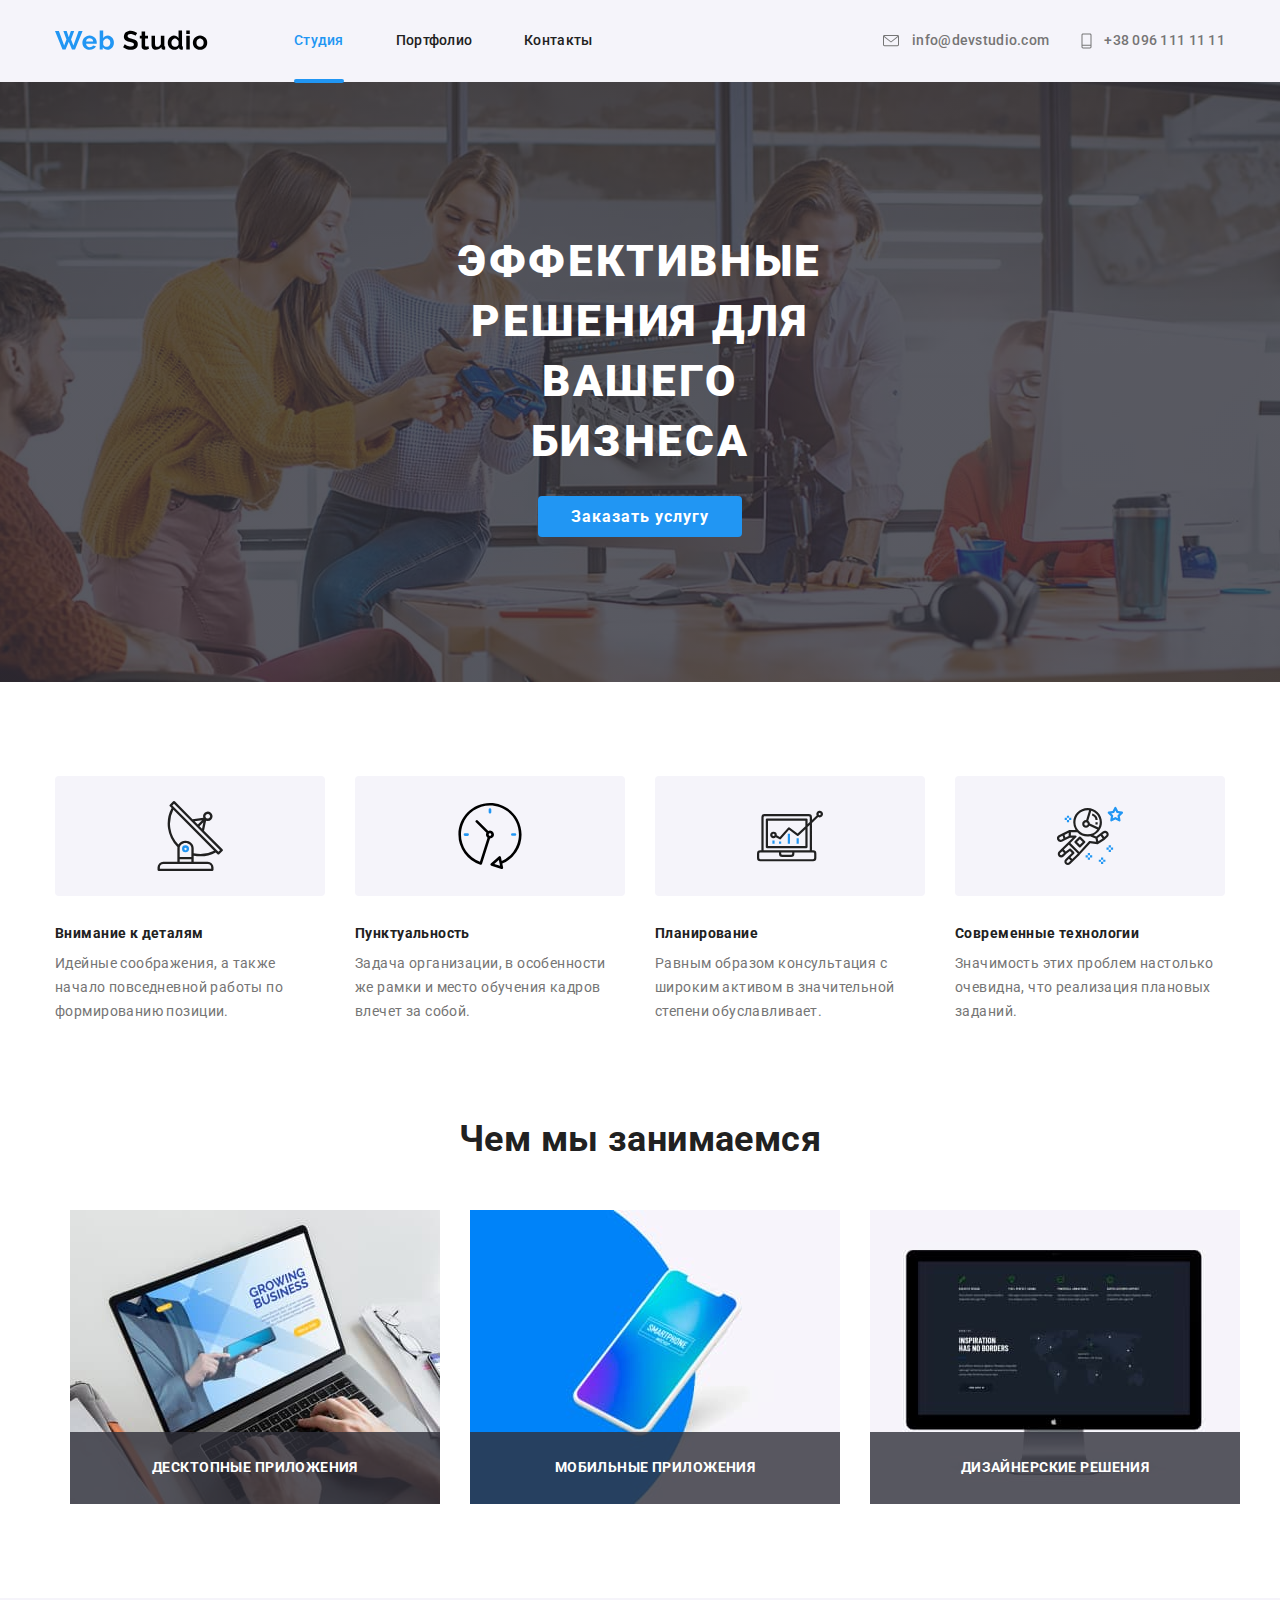
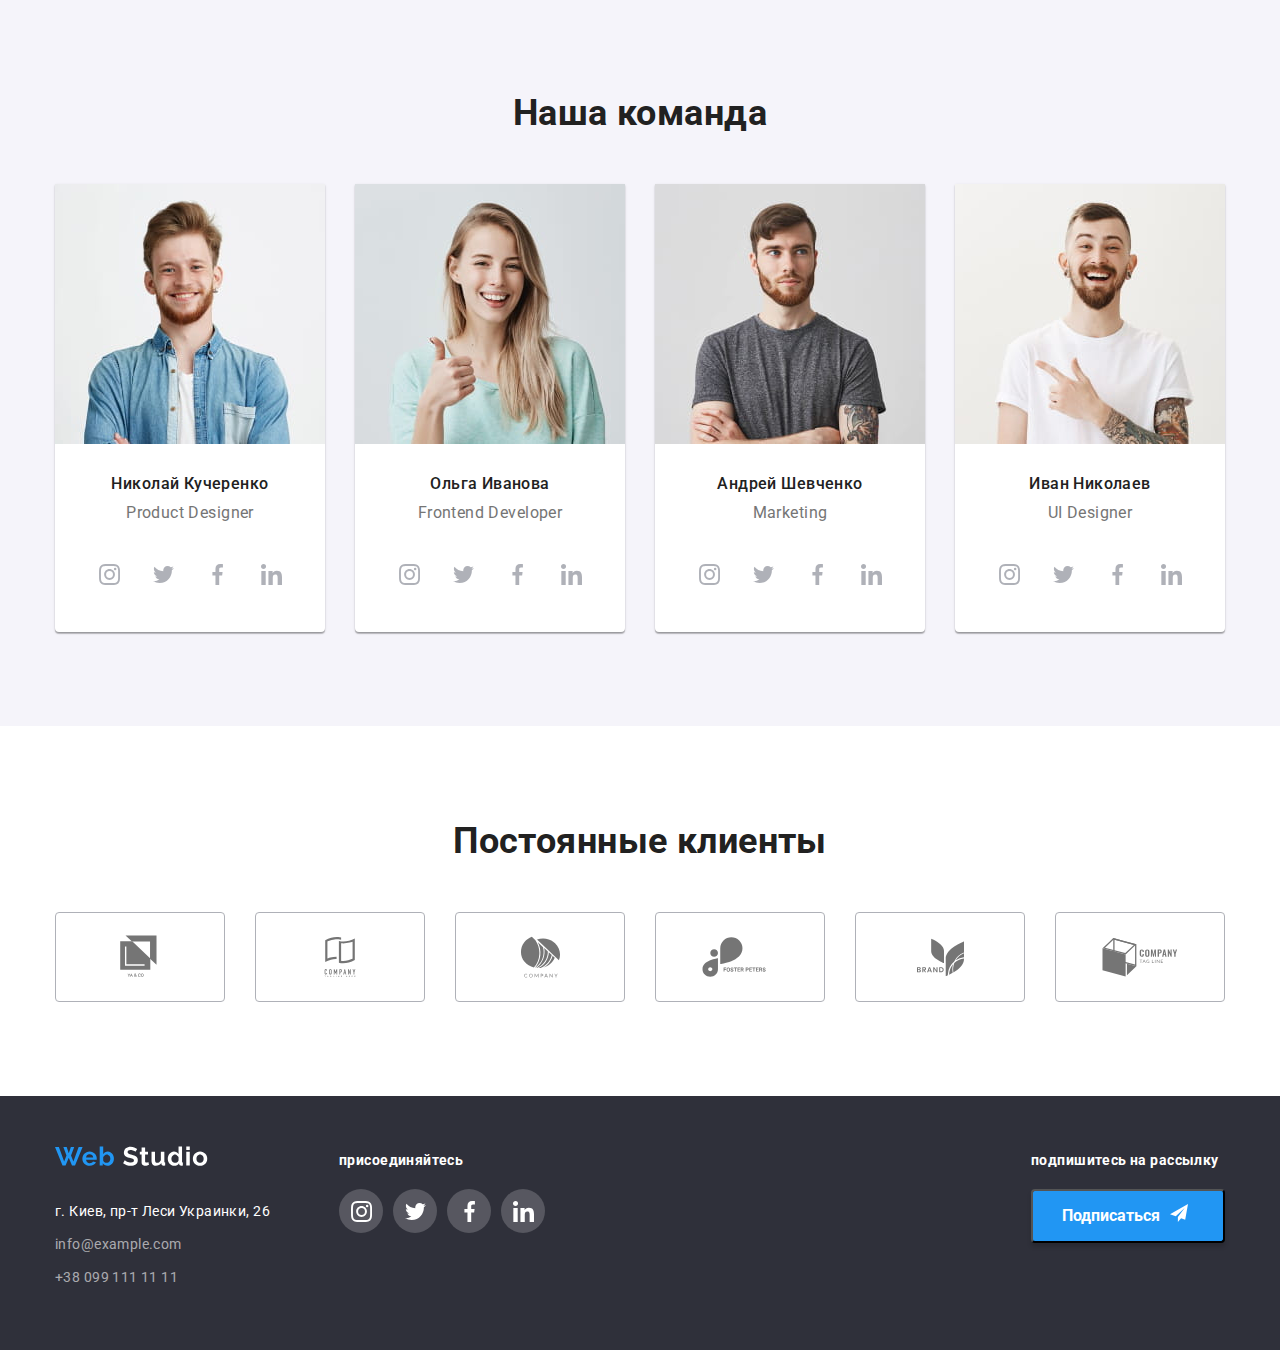
<file: index.html>
<!DOCTYPE html>
<html lang="ru">
  <head>
    <meta charset="UTF-8" />
    <meta name="viewport" content="width=device-width, initial-scale=1.0" />
    <title>Web Studio v.1</title>
    <link
      href="https://fonts.googleapis.com/css2?family=Raleway:wght@700&family=Roboto:wght@400;700&display=swap"
      rel="stylesheet"
    />
    <link
      rel="stylesheet"
      href="https://cdn.jsdelivr.net/npm/modern-normalize@0.6.0/modern-normalize.min.css"
    />
    <!-- <link rel="stylesheet" href="./css/normalize.css" /> -->
    <link rel="stylesheet" href="./css/main.css" />
  </head>
  <body>
    <!--Шапка сайта -->
    <header class="header">
      <nav class="container sait-nav">
        <a class="logo" href="./index.html">
          <img
            class="logo-img"
            src="./img/WebStudio.svg"
            alt="Основной логотип Веб Студия"
          />
        </a>

        <ul class="list link-nav">
          <li class="link-nav-list">
     
              <a class="link header active" href="./index.html">Студия</a>
          
          </li>
          <li class="link-nav-list">
            <a class="link header" href="./portfolio.html">Портфолио</a>
          </li>
          <li class="link-nav-list">
            <a class="link header" href="/">Контакты</a>
          </li>
        </ul>
        <ul class="list contacts-nav">
          <li class="contacts-list">
            <a class="contacts" href="mailto:info@devstudio.com">
              <svg class="nav-icon-mail-tel" width="22px" height="16px">
                <use href="./img/symbol-defs.svg#icon-email"></use>
              </svg>
              info@devstudio.com</a
            >
          </li>
          <li class="contacts-list">
            <a class="contacts" href="tel:380961111111">
              <svg class="nav-icon-mail-tel" width="15px" height="20px">
                <use href="./img/symbol-defs.svg#icon-phone"></use>
              </svg>
              +38 096 111 11 11</a
            >
          </li>
        </ul>
      </nav>
    </header>
    <main>
      <!-- Герой-->
      <section class="main-hero">
        <div class="hero-cont">
          <h1 class="main-title">Эффективные решения для вашего бизнеса</h1>
          <a class="link main" href="/">Заказать услугу</a>
        </div>
      </section>
      <!-- секция с преимуществами фирмы-->
      <section>
        <h2 class="hide-title">Наши преимущества</h2>
        <ul class="list container advantages">
          <li class="list-advantages">
            <svg class="img-advantages" aria-label="Картинка с антенной">
              <use href="./img/symbol-defs.svg#icon-antenna"></use>
            </svg>
            <h3 class="title">Внимание к деталям</h3>
            <p class="all-text">
              Идейные соображения, а также начало повседневной работы по
              формированию позиции.
            </p>
          </li>
          <li class="list-advantages">
            <svg class="img-advantages" aria-label="Картинка с часами">
              <use href="./img/symbol-defs.svg#icon-clock"></use>
            </svg>
            <h3 class="title">Пунктуальность</h3>
            <p class="all-text">
              Задача организации, в особенности же рамки и место обучения кадров
              влечет за собой.
            </p>
          </li>
          <li class="list-advantages">
            <svg
              class="img-advantages"
              aria-label="Картинка с графиком на экране нотбука"
            >
              <use href="./img/symbol-defs.svg#icon-notebook"></use>
            </svg>
            <h3 class="title">Планирование</h3>
            <p class="all-text">
              Равным образом консультация с широким активом в значительной
              степени обуславливает.
            </p>
          </li>
          <li class="list-advantages">
            <svg class="img-advantages" aria-label="Картинка с космонавтом">
              <use href="./img/symbol-defs.svg#icon-ilon"></use>
            </svg>
            <h3 class="title">Современные технологии</h3>
            <p class="all-text">
              Значимость этих проблем настолько очевидна, что реализация
              плановых заданий.
            </p>
          </li>
        </ul>
      </section>
      <!-- Секция Какие услуги предлогают. Чем занимаются-->
      <section>
        <div class="container services-container">
          <h2 class="section-title">Чем мы занимаемся</h2>
          <ul class="list container">
            <li class="list-services">
               <img
                 src="./img/projects1.jpg"
                 width="370"
                 height="294"
                 alt="на картинке ноутбук"
               />
           
              <a class="link services" href="/">Десктопные приложения</a>
            
            </li>
            <li class="list-services">
              <img
                src="./img/projects2.jpg"
                width="370"
                height="294"
                alt="на картинке смартфон"
              />
              <a class="link services" href="/">Мобильные приложения</a>
            </li>
            <li class="list-services">
              <img
                src="./img/projects3.jpg"
                width="370"
                height="294"
                alt="на картинке Монитор с картинкой"
              />
              <a class="link services" href="/">Дизайнерские решения</a>
            </li>
          </ul>
        </div>
      </section>
      <!--  Секция с командой разработчиков-->
      <section class="team">
        <h2 class="section-title">Наша команда</h2>
        <ul class="list container">
          <li class="team-list">
            <img
              class="team-img"
              src="./img/fotoJon.jpg"
              alt="Фотография Николай Кучеренко"
            />
            <div class="info-card-team">
              <h3 class="team-title">Николай Кучеренко</h3>
              <p class="team-position">Product Designer</p>
              <ul class="list contacts-team">
                <li>
                  <a
                    class="link team-icon-li"
                    href=""
                    aria-label="ссылка на инстаграм"
                  >
                    <svg class="link-icon" width="21px" height="21px">
                      <use href="./img/symbol-defs.svg#icon-instagram"></use>
                    </svg>
                  </a>
                </li>
                <li>
                  <a
                    class="link team-icon-li"
                    href="/"
                    aria-label="ссылка на твиттер"
                  >
                    <svg class="link-icon" width="21px" height="21px">
                      <use href="./img/symbol-defs.svg#icon-twitter-1"></use>
                    </svg>
                  </a>
                </li>
                <li>
                  <a
                    class="link team-icon-li"
                    href="/"
                    aria-label="ссылка на фейсбук"
                  >
                    <svg class="link-icon" width="21px" height="21px">
                      <use href="./img/symbol-defs.svg#icon-facebook-1"></use>
                    </svg>
                  </a>
                </li>
                <li>
                  <a
                    class="link team-icon-li"
                    href="/"
                    aria-label="ссылка на линкедин"
                  >
                    <svg class="link-icon" width="21px" height="21px">
                      <use href="./img/symbol-defs.svg#icon-linkedin"></use>
                    </svg>
                  </a>
                </li>
              </ul>
            </div>
          </li>
          <li class="team-list">
            <img
              class="team-img"
              src="./img/fotoMarta.jpg"
              alt="Фотография Ольга Иванова"
            />
            <div class="info-card-team">
              <h3 class="team-title">Ольга Иванова</h3>
              <p class="team-position">Frontend Developer</p>
              <ul class="list contacts-team">
                <li>
                  <a
                    class="link team-icon-li"
                    href=""
                    aria-label="ссылка на инстаграм"
                  >
                    <svg class="link-icon" width="21px" height="21px">
                      <use href="./img/symbol-defs.svg#icon-instagram"></use>
                    </svg>
                  </a>
                </li>
                <li>
                  <a
                    class="link team-icon-li"
                    href="/"
                    aria-label="ссылка на твиттер"
                  >
                    <svg class="link-icon" width="21px" height="21px">
                      <use href="./img/symbol-defs.svg#icon-twitter-1"></use>
                    </svg>
                  </a>
                </li>
                <li>
                  <a
                    class="link team-icon-li"
                    href="/"
                    aria-label="ссылка на фейсбук"
                  >
                    <svg class="link-icon" width="21px" height="21px">
                      <use href="./img/symbol-defs.svg#icon-facebook-1"></use>
                    </svg>
                  </a>
                </li>
                <li>
                  <a
                    class="link team-icon-li"
                    href="/"
                    aria-label="ссылка на линкедин"
                  >
                    <svg class="link-icon" width="21px" height="21px">
                      <use href="./img/symbol-defs.svg#icon-linkedin"></use>
                    </svg>
                  </a>
                </li>
              </ul>
            </div>
          </li>
          <li class="team-list">
            <img
              class="team-img"
              src="./img/fotoRobert.jpg"
              alt="Фотография Андрей Шевченко"
            />
            <div class="info-card-team">
              <h3 class="team-title">Андрей Шевченко</h3>
              <p class="team-position">Marketing</p>
              <ul class="list contacts-team">
                <li>
                  <a
                    class="link team-icon-li"
                    href=""
                    aria-label="ссылка на инстаграм"
                  >
                    <svg class="link-icon" width="21px" height="21px">
                      <use href="./img/symbol-defs.svg#icon-instagram"></use>
                    </svg>
                  </a>
                </li>
                <li>
                  <a
                    class="link team-icon-li"
                    href="/"
                    aria-label="ссылка на твиттер"
                  >
                    <svg class="link-icon" width="21px" height="21px">
                      <use href="./img/symbol-defs.svg#icon-twitter-1"></use>
                    </svg>
                  </a>
                </li>
                <li>
                  <a
                    class="link team-icon-li"
                    href="/"
                    aria-label="ссылка на фейсбук"
                  >
                    <svg class="link-icon" width="21px" height="21px">
                      <use href="./img/symbol-defs.svg#icon-facebook-1"></use>
                    </svg>
                  </a>
                </li>
                <li>
                  <a
                    class="link team-icon-li"
                    href="/"
                    aria-label="ссылка на линкедин"
                  >
                    <svg class="link-icon" width="21px" height="21px">
                      <use href="./img/symbol-defs.svg#icon-linkedin"></use>
                    </svg>
                  </a>
                </li>
              </ul>
            </div>
          </li>
          <li class="team-list">
            <img
              class="team-img"
              src="./img/fotoMartin.jpg"
              alt="Фотография Иван Николаев"
            />
            <div class="info-card-team">
              <h3 class="team-title">Иван Николаев</h3>
              <p class="team-position">UI Designer</p>
              <ul class="list contacts-team">
                <li>
                  <a
                    class="link team-icon-li"
                    href=""
                    aria-label="ссылка на инстаграм"
                  >
                    <svg class="link-icon" width="21px" height="21px">
                      <use href="./img/symbol-defs.svg#icon-instagram"></use>
                    </svg>
                  </a>
                </li>
                <li>
                  <a
                    class="link team-icon-li"
                    href="/"
                    aria-label="ссылка на твиттер"
                  >
                    <svg class="link-icon" width="21px" height="21px">
                      <use href="./img/symbol-defs.svg#icon-twitter-1"></use>
                    </svg>
                  </a>
                </li>
                <li>
                  <a
                    class="link team-icon-li"
                    href="/"
                    aria-label="ссылка на фейсбук"
                  >
                    <svg class="link-icon" width="21px" height="21px">
                      <use href="./img/symbol-defs.svg#icon-facebook-1"></use>
                    </svg>
                  </a>
                </li>
                <li>
                  <a
                    class="link team-icon-li"
                    href="/"
                    aria-label="ссылка на линкедин"
                  >
                    <svg class="link-icon" width="21px" height="21px">
                      <use href="./img/symbol-defs.svg#icon-linkedin"></use>
                    </svg>
                  </a>
                </li>
              </ul>
            </div>
          </li>
        </ul>
      </section>
      <!--секция Постоянные клиенты-->
      <section class="customers">
        <h2 class="section-title">Постоянные клиенты</h2>
        <ul class="list container">
          <li class="customer-list">
            <a
              class="customer-link"
              href="/"
              aria-label="ссылка на нашего клиента 1"
            >
              <svg class="customer-icon" width="44.27px" height="49.23px">
                <use href="./img/symbol-defs.svg#icon-logo-1"></use>
              </svg>
            </a>
          </li>
          <li class="customer-list">
            <a
              class="customer-link"
              href="/"
              aria-label="ссылка на нашего клиента 2"
            >
              <svg class="customer-icon" width="40px" height="52px">
                <use href="./img/symbol-defs.svg#icon-logo-2"></use>
              </svg>
            </a>
          </li>
          <li class="customer-list">
            <a
              class="customer-link"
              href="/"
              aria-label="ссылка на нашего клиента 3"
            >
              <svg class="customer-icon" width="41px" height="42.6px">
                <use href="./img/symbol-defs.svg#icon-logo-3"></use>
              </svg>
            </a>
          </li>
          <li class="customer-list">
            <a
              class="customer-link"
              href="/"
              aria-label="ссылка на нашего клиента 4"
            >
              <svg class="customer-icon" width="170px" height="75px">
                <use href="./img/symbol-defs.svg#icon-logo-4"></use>
              </svg>
            </a>
          </li>
          <li class="customer-list">
            <a
              class="customer-link"
              href="/"
              aria-label="ссылка на нашего клиента 5"
            >
              <svg class="customer-icon" width="59px" height="47px">
                <use href="./img/symbol-defs.svg#icon-logo-5"></use>
              </svg>
            </a>
          </li>
          <li class="customer-list">
            <a
              class="customer-link"
              href="/"
              aria-label="ссылка на нашего клиента 6"
            >
              <svg class="customer-icon" width="150px" height="75px">
                <use href="./img/symbol-defs.svg#icon-logo-6"></use>
              </svg>
            </a>
          </li>
        </ul>
      </section>
    </main>
    <!-- Футер-->
    <footer class="footer">
      <div class="footer-content">
        <div>
          <a class="logo-footer" href="./index.html">
            <img
              class="logo-img"
              src="./img/Web-studio-f.svg"
              alt="Основной логотип Веб Студия"
            />
          </a>

          <address class="adress">
            г. Киев, пр-т Леси Украинки, 26 <br />

            <a class="contacts-in-footer" href="mailto:info@example.com"
              >info@example.com</a
            >
            <br />

            <a class="contacts-in-footer" href="tel:+390991111111"
              >+38 099 111 11 11</a
            >
          </address>
        </div>
        <!-- секция в футере- соцсети-->
        <section class="connect">
          <div class="follow">
            <h2 class="footer-title">присоединяйтесь</h2>
            <ul class="list contacts-team">
              <li class="icon-follow">
                <a
                  class="link team-icon-li"
                  href=""
                  aria-label="ссылка на инстаграм"
                >
                  <svg class="link-icon" width="21px" height="21px">
                    <use href="./img/symbol-defs.svg#icon-instagram"></use>
                  </svg>
                </a>
              </li>
              <li class="icon-follow">
                <a
                  class="link team-icon-li"
                  href="/"
                  aria-label="ссылка на твиттер"
                >
                  <svg class="link-icon" width="21px" height="21px">
                    <use href="./img/symbol-defs.svg#icon-twitter-1"></use>
                  </svg>
                </a>
              </li>
              <li class="icon-follow">
                <a
                  class="link team-icon-li"
                  href="/"
                  aria-label="ссылка на фейсбук"
                >
                  <svg class="link-icon" width="21px" height="21px">
                    <use href="./img/symbol-defs.svg#icon-facebook-1"></use>
                  </svg>
                </a>
              </li>
              <li class="icon-follow">
                <a
                  class="link team-icon-li"
                  href="/"
                  aria-label="ссылка на линкедин"
                >
                  <svg class="link-icon" width="21px" height="21px">
                    <use href="./img/symbol-defs.svg#icon-linkedin"></use>
                  </svg>
                </a>
              </li>
            </ul>
          </div>
        </section>
        <div class="mailing">
          <h2 class="footer-title">подпишитесь на рассылку</h2>
          <button class="mail-to" type="button">
            Подписаться
            <svg class="mail-icon" width="24px" height="24px">
              <use href="./img/symbol-defs.svg#icon-plain"></use>
            </svg>
          </button>
        </div>
      </div>
    </footer>

    <!-- мадальное окно -->

   
  </body>
</html>
</file>
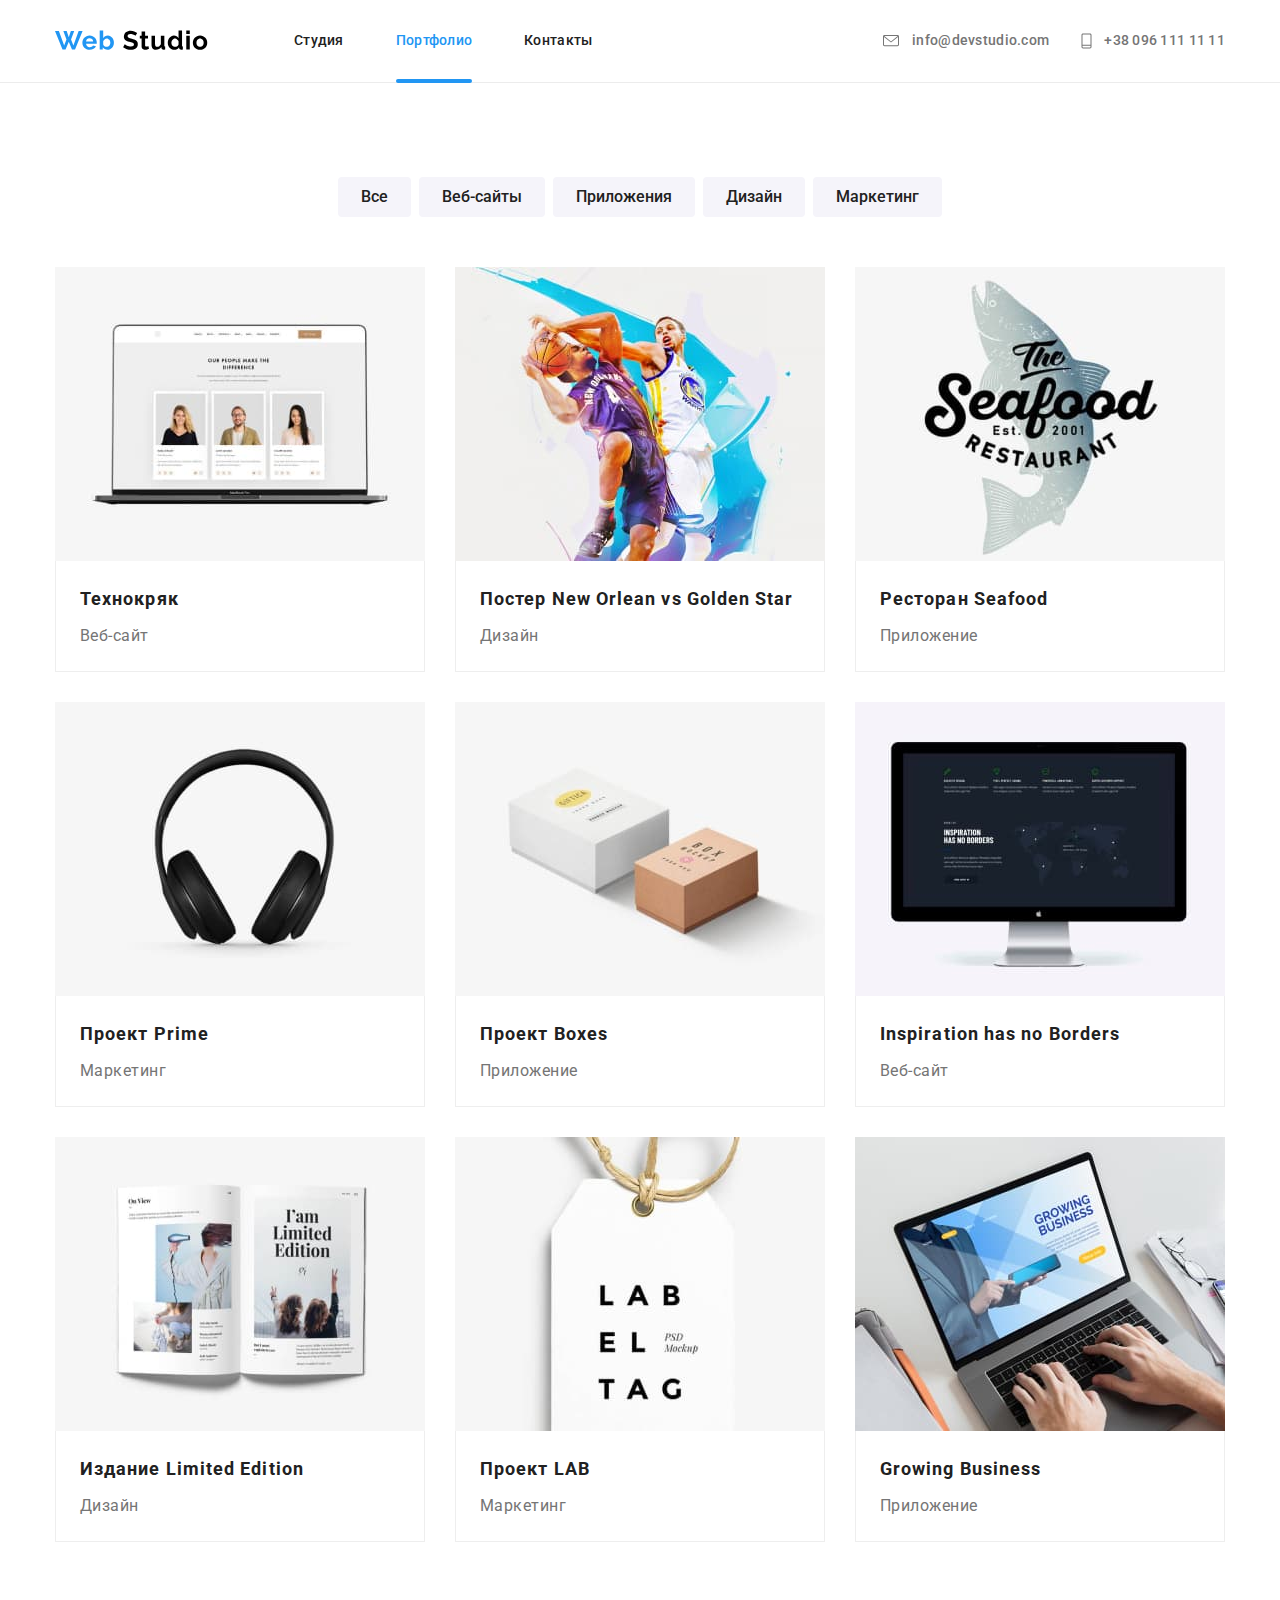
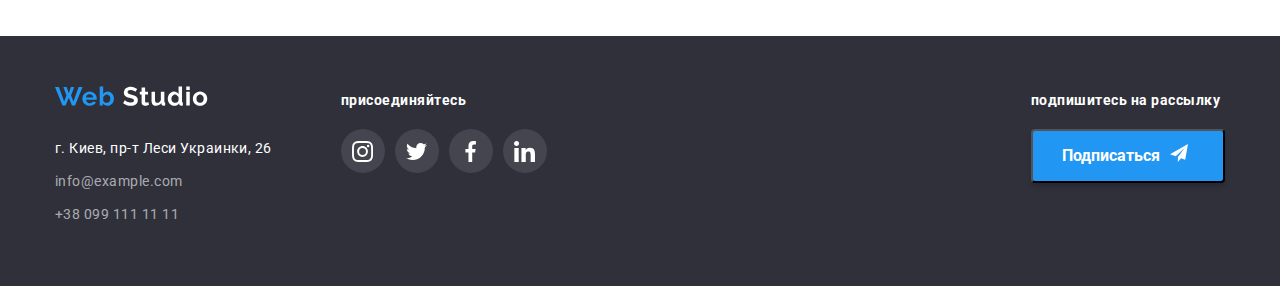
<file: portfolio.html>
<!DOCTYPE html>
<html lang="ru">
  <head>
    <meta charset="UTF-8" />
    <meta name="viewport" content=" dth=device-width, initial-scale=1.0" />
    <title>Portfolio</title>

    <link
      href="https://fonts.googleapis.com/css2?family=Raleway:wght@700&family=Roboto:wght@400;700&display=swap"
      rel="stylesheet"
    />
    <link
      rel="stylesheet"
      href="https://cdn.jsdelivr.net/npm/modern-normalize@0.6.0/modern-normalize.min.css"
    />
    <!-- <link rel="stylesheet" href="./css/normalize.css" /> -->
    <link rel="stylesheet" href="./css/portfolio.css" />
  </head>
  <body>
    <header class="header">
      <nav class="container sait-nav">
        <a class="logo" href="./index.html">
          <img
            class="logo-img"
            src="./img/WebStudio.svg"
            alt="Основной логотип Веб Студия"
          />
        </a>

        <ul class="list link-nav">
          <li class="link-nav-list">
            <a class="link header" href="./index.html">Студия</a>
          </li>
          <li class="link-nav-list">
            <a class="link header active" href="./portfolio.html">Портфолио</a>
          </li>
          <li class="link-nav-list">
            <a class="link header" href="/">Контакты</a>
          </li>
        </ul>
        <ul class="list contacts-nav">
          <li class="contacts-list">
            <a class="contacts" href="mailto:info@devstudio.com">
              <svg class="nav-icon-mail-tel" width="22px" height="16px">
                <use href="./img/symbol-defs.svg#icon-email"></use>
              </svg>
              info@devstudio.com</a
            >
          </li>
          <li class="contacts-list">
            <a class="contacts" href="tel:380961111111">
              <svg class="nav-icon-mail-tel" width="15px" height="20px">
                <use href="./img/symbol-defs.svg#icon-phone"></use>
              </svg>
              +38 096 111 11 11</a
            >
          </li>
        </ul>
      </nav>
    </header>
    <main class="main">
      <!-- скрытый заголовок -->
      <h1 class="main-title">Наши работы</h1>
      <!-- Фильтр отбора по типу предлагаемых работ-->
      <div class="container">
        <ul class="list container-buttoms">
          <li class="nav-buttom">
            <button class="button" type="button">Все</button>
          </li>
          <li class="nav-buttom">
            <button class="button" type="button">Веб-сайты</button>
          </li>
          <li class="nav-buttom">
            <button class="button" type="button">Приложения</button>
          </li>
          <li class="nav-buttom">
            <button class="button" type="button">Дизайн</button>
          </li>
          <li class="nav-buttom">
            <button class="button" type="button">Маркетинг</button>
          </li>
        </ul>
      </div>

      <!-- Портфолио всех услуг, превью работ -->
      <section>
        <div class="container">
          <ul class="list list-examples">
            <li class="item-examples">
              <a class="examples" href="">
                  <div class="examples-window">
                    <img
                       class="img"
                       src="./img/portfolio/one.jpg"
                       alt="Синий квадрат"
                    />
                     <div class="clarify-window">
                      <p class="clarify-text">
                        Технокряк это современная площадка распространения
                        коронавируса. Компании используют эту платформу для
                        цифрового шпионажа и атак на защищённые сервера конкурентов.
                      </p>
                    </div>

                  </div>
                <div class="card-content">
                  <h2 class="examples-title">Технокряк</h2>
                  <p class="examples-filter">Веб-сайт</p>
                  
                </div>
              </a>
            </li>
            <li class="item-examples">
              <a class="examples" href="">
                <div class="examples-window"> 
                  <img src="./img/portfolio/two.jpg" alt="Два баскетболиста" />
                    <div class="clarify-window">
                      <p class="clarify-text">
                        Технокряк это современная площадка распространения
                        коронавируса. Компании используют эту платформу для
                        цифрового шпионажа и атак на защищённые сервера конкурентов.
                       </p> 
                  </div>
                </div>
                <div class="card-content">
                  <h2 class="examples-title">
                    Постер New Orlean vs Golden Star
                  </h2>
                  <p class="examples-filter">Дизайн</p>
                  
                </div>
              </a>
            </li>
            <li class="item-examples">
              <a class="examples" href="">
                <div class="examples-window">  
                    <img
                      src="./img/portfolio/three.jpg"
                      alt="Логотип ресторана с рыбой"
                    />
                      <div class="clarify-window">
                        <p class="clarify-text">
                          Технокряк это современная площадка распространения
                          коронавируса. Компании используют эту платформу для
                          цифрового шпионажа и атак на защищённые сервера конкурентов.
                        </p>
                      </div>
                  </div>
                  <div class="card-content">
                    <h2 class="examples-title">Ресторан Seafood</h2>
                    <p class="examples-filter">Приложение</p>
                    
                  </div>
                
              </a>
            </li>
            <li class="item-examples">
              <a class="examples" href="">
                <div class="examples-window">
                  <img src="./img/portfolio/four.jpg" alt="Наушники" />
                  <div class="clarify-window">
                    <p class="clarify-text">
                      Технокряк это современная площадка распространения
                      коронавируса. Компании используют эту платформу для
                      цифрового шпионажа и атак на защищённые сервера конкурентов.
                    </p>
                  </div>
                </div>
                  <div class="card-content">
                    <h2 class="examples-title">Проект Prime</h2>
                    <p class="examples-filter">Маркетинг</p>
                    
                  </div>
              </a>
            </li>
            <li class="item-examples">
              <a class="examples" href="">
                  <div class="examples-window">
                    <img src="./img/portfolio/five.jpg" alt="коробки" />
                    <div class="clarify-window">
                      <p class="clarify-text">
                        Технокряк это современная площадка распространения
                        коронавируса. Компании используют эту платформу для
                        цифрового шпионажа и атак на защищённые сервера конкурентов.
                      </p>
                    </div>
                  </div>
                 <div class="card-content">
                  <h2 class="examples-title">Проект Boxes</h2>
                  <p class="examples-filter">Приложение</p>
                </div>
              </a>
            </li>
            <li class="item-examples">
              <a class="examples" href="">
                <div class="examples-window">
                  <img src="./img/portfolio/six.jpg" alt="Монитор" />
                  <div class="clarify-window">
                    <p class="clarify-text">
                      Технокряк это современная площадка распространения
                      коронавируса. Компании используют эту платформу для
                      цифрового шпионажа и атак на защищённые сервера конкурентов.
                    </p>
                  </div>
                </div>
                <div class="card-content">
                  <h2 class="examples-title">Inspiration has no Borders</h2>
                  <p class="examples-filter">Веб-сайт</p>
               
                </div>
              </a>
            </li>
            <li class="item-examples">
              <a class="examples" href="">
                <div class="examples-window">
                  <img src="./img/portfolio/seven.jpg" alt="Раскрытый журнал" />
                  <div class="clarify-window">
                    <p class="clarify-text">
                      Технокряк это современная площадка распространения
                      коронавируса. Компании используют эту платформу для
                      цифрового шпионажа и атак на защищённые сервера конкурентов.
                    </p>
                  </div>
                </div>   
                <div class="card-content">
                  <h2 class="examples-title">Издание Limited Edition</h2>
                  <p class="examples-filter">Дизайн</p>
                 
                </div>
              </a>
            </li>
            <li class="item-examples">
              <a class="examples" href="">
                <div class="examples-window">
                  <img src="./img/portfolio/eight.jpg" alt="Бирка" />
                  <div class="clarify-window">
                    <p class="clarify-text">
                      Технокряк это современная площадка распространения
                      коронавируса. Компании используют эту платформу для
                      цифрового шпионажа и атак на защищённые сервера конкурентов.
                    </p>
                  </div>
                </div>
                <div class="card-content">
                  <h2 class="examples-title">Проект LAB</h2>
                  <p class="examples-filter">Маркетинг</p>
                </div>
              </a>
            </li>
            <li class="item-examples">
              <a class="examples" href="">
                <div class="examples-window">
                  <img src="./img/portfolio/nine.jpg" alt="Открытый ноутбук" />
                  <div class="clarify-window">
                    <p class="clarify-text">
                      Технокряк это современная площадка распространения
                      коронавируса. Компании используют эту платформу для
                      цифрового шпионажа и атак на защищённые сервера конкурентов.
                    </p>
                  </div>
                </div>
                <div class="card-content">
                  <h2 class="examples-title">Growing Business</h2>
                  <p class="examples-filter">Приложение</p>
                  
                </div>
              </a>
            </li>
          </ul>
        </div>
      </section>
    </main>
    <footer class="footer">
      <div class="footer-content">
        <div>
          <a class="logo-footer" href="./index.html">
            <img
              class="logo-img"
              src="./img/Web-studio-f.svg"
              alt="Основной логотип Веб Студия"
            />
          </a>

          <address class="adress">
            г. Киев, пр-т Леси Украинки, 26 <br />

            <a class="contacts-in-footer" href="mailto:info@example.com"
              >info@example.com</a
            >
            <br />

            <a class="contacts-in-footer" href="tel:+390991111111"
              >+38 099 111 11 11</a
            >
          </address>
        </div>
        <!-- секция в футере- соцсети-->
        <section class="connect">
          <div class="follow">
            <h2 class="footer-title">присоединяйтесь</h2>
            <ul class="list contacts-team">
              <li class="icon-follow">
                <a
                  class="link team-icon-li"
                  href=""
                  aria-label="ссылка на инстаграм"
                >
                  <svg class="link-icon" width="21px" height="21px">
                    <use href="./img/symbol-defs.svg#icon-instagram"></use>
                  </svg>
                </a>
              </li>
              <li class="icon-follow">
                <a
                  class="link team-icon-li"
                  href="/"
                  aria-label="ссылка на твиттер"
                >
                  <svg class="link-icon" width="21px" height="21px">
                    <use href="./img/symbol-defs.svg#icon-twitter-1"></use>
                  </svg>
                </a>
              </li>
              <li class="icon-follow">
                <a
                  class="link team-icon-li"
                  href="/"
                  aria-label="ссылка на фейсбук"
                >
                  <svg class="link-icon" width="21px" height="21px">
                    <use href="./img/symbol-defs.svg#icon-facebook-1"></use>
                  </svg>
                </a>
              </li>
              <li class="icon-follow">
                <a
                  class="link team-icon-li"
                  href="/"
                  aria-label="ссылка на линкедин"
                >
                  <svg class="link-icon" width="21px" height="21px">
                    <use href="./img/symbol-defs.svg#icon-linkedin"></use>
                  </svg>
                </a>
              </li>
            </ul>
          </div>
        </section>
        <div class="mailing">
          <h2 class="footer-title">подпишитесь на рассылку</h2>
          <button class="mail-to" type="button">
            Подписаться
            <svg class="mail-icon" width="24px" height="24px">
              <use href="./img/symbol-defs.svg#icon-plain"></use>
            </svg>
          </button>
        </div>
      </div>
    </footer>
  </body>
</html>
</file>
<file: css/main.css>
/* Палитра */
/* Цвет акцентра #2196F3 */
/* Белый цвет текста #FFFFFF */
/* Черный цвет шрифта #212121 */
/* Серый цвет шрифта #757575 */
/* цвет фона белый #FFFFFF */
/* Цвет фона серой секции #E5E5E5 */
/* Цвет фона белой второй секции #F5F4FA */
/* html {*/

:root {
  --accent-collor: #2196f3;
  --text-color: #757575;
  --title-color: #212121;
  --text-color-w: #ffffff;
  --background-grey: #e5e5e5;
  --background-white: #f5f4fa;
}
body {
  background-color: var(--text-color-w);
  color: var(--text-color);
  font-family: Roboto, sans-serif;
  font-style: normal;
  font-weight: 400;
  font-size: 14px;
  line-height: 1.71;
  letter-spacing: 0.03em;
}

img {
  display: block;
  max-width: 100%;
  height: auto;
}

/* шаблон-класс для списка, убирает точки */
.list {
  padding: 0px;
  margin: 0px;
  list-style: none;
}

/*
 Header 
 
 */

.container {
  display: flex;
  padding-left: 15px;
  padding-right: 15px;
  width: 1200px;
  margin-left: auto;
  margin-right: auto;
  /* background-color: greenyellow;
  border: 2px solid black; */
}
.sait-nav {
  align-items: center;

  display: flex;
}
/* Основной класс для ссылки */





.header {
  display: flex;
  background-color: var(--background-white);
 
}

.link {
  color: #212121;
  text-decoration: none;
  border: 1px solid transparent;
  transition-property: color;
  transition-duration: 250ms;
  transition-timing-function: cubic-bezier(0.4, 0, 0.2, 1);
 
}

.link:hover,
.link:focus {
  outline: none;
  color: var(--accent-collor);
  /* border: 1px solid var(--accent-collor); */
}

.logo {
  display: block;
}

.logo-img {
  margin: 0px;
  padding: 0px;
  width: 153px;
  height: 31px;
  display: block;
  text-decoration: none;
}

.link-nav {
  margin-left: 85px;
  display: flex;
  /* border: 1px solid black; */
}



.link-nav-list:not(:last-child) {
  margin-right: 50px;
}




.link.header {
  position: relative;

  padding-top: 32px;
  padding-bottom: 32px;

  font-weight: 500;
  font-size: 14px;
  line-height: 1.14;
  letter-spacing: 0.02em;

}

.active {
  color: var(--accent-collor);
}

.active::after {
  content: '';
  position: absolute;
  left:0;
  bottom: 0;
  transform: translate(0%, 50%);

  height: 4px;
  width: 100%;
  border-radius: 4px;
  background-color: var(--accent-collor);
}

.line {
  display: inline-block;
  padding: 0;
  margin: 0;
  width: 100%;
  height: 4px;
  /* border: 2px solid green; */
}


.contacts-nav {
  display: flex;
  align-items: center;
  margin-left: auto;
  /* margin-top: 32px;
  margin-bottom: 32px; */
}

.contacts-nav .contacts-list + .contacts-list {
  margin-left: 30px;
}

.contacts-list {
  align-items: center;
  justify-content: center;
}

.nav-icon-mail-tel {
  margin-right: 10px;
  fill: currentColor;
}

.contacts {
  display: flex;
  align-items: center;

  color: var(--text-color);
  font-size: 14px;
  line-height: 1.14;
  text-decoration: none;
  font-weight: 500;
  letter-spacing: 0.02em;
  transition-property: color;
  transition-duration: 250ms;
  transition-timing-function: cubic-bezier(0.4, 0, 0.2, 1);
  
}

.contacts:hover,
.contacts:focus {
  outline: none;
  color: var(--accent-collor);
}

/* MAIN
/* hero */

.main-hero {
  display: flex;
  /* background-color: teal; */
  align-items: center;
  justify-content: center;
  max-width: 1600px;
  height: 600px;
  margin-left: auto;
  margin-right: auto;
  padding: 200px 452px;
  background-position: center;

  /* background-image: url(../img/Header-img.jpg); */

  background-image: linear-gradient(
      to right,
      rgba(47, 48, 58, 0.8),
      rgba(47, 48, 58, 0.8)
    ),
    url(../img/Header-img.jpg);
}

.hero-cont {
  display: inline-block;
  text-align: center;
  margin-left: auto;
  margin-right: auto;
  /* align-items: center; */
  /* justify-content: center; */
  /* margin: 0px; */
  /* padding: 0px; */
  /* background-color: teal; */
}

.main-title {
  max-width: 696px;
  /* display: block; */
  margin-bottom: 30px;
  margin-top: 0px;
  /* margin-left: auto;
  margin-right: auto; */

  color: var(--text-color-w);

  font-weight: 900;
  font-size: 44px;
  line-height: 1.36;

  letter-spacing: 0.06em;
  text-transform: uppercase;
}

.main {
  /* display: inline-block; */
  min-width: 200px;
  padding: 10px 32px;

  color: var(--text-color-w);
  background-color: var(--accent-collor);

  font-weight: 700;
  font-size: 16px;
  line-height: 1.88;
  letter-spacing: 0.06em;
  border-radius: 4px;
  transition-property: color, background-color;
  transition-duration: 250ms;
  transition-timing-function: cubic-bezier(0.4, 0, 0.2, 1);
  
}

.link.main:hover,
.link.main:focus {
  outline: none;
  color: var(--accent-collor);
  background-color: var(--text-color-w);
}

/*

 секция с приемуществами
 
 */

.advantages {
  padding-top: 94px;
}

.list-advantages {
  display: block;
}

.list.container .list-advantages + .list-advantages {
  margin-left: 30px;
}

.img-advantages {
  display: block;
  width: 270px;
  height: 120px;
  padding: 25px 102px;
  margin-bottom: 30px;

  background-color: var(--background-white);
  border-radius: 4px;
}

.list-advantages.title {
  display: inline-block;
}

.all-text {
  margin: 0px;
}

.hide-title {
  display: none;
}

.title {
  color: var(--title-color);
  font-weight: 700;
  font-size: 14px;
  line-height: 1.14;
  margin-bottom: 10px;
  margin-top: 0px;
  /* display: inline-block; */
}

/* 

    чем мы занимаемся
    
*/

/* img {
  display: block;
} */

.services-container {
  display: block;
  padding-top: 94px;
  padding-bottom: 94px;
}

.section-title {
  color: var(--title-color);
  font-weight: 700;
  font-size: 36px;
  line-height: 1.17;
  text-align: center;
  margin: 0px 0px 50px 0px;
}

.list-services {
  display: block;
  position: relative;
}

.container .list-services + .list-services {
  margin-left: 30px;
}

.link.services {
  position: absolute;
  bottom: 0;
  right: 0;
  width: 100%;
  
}

.link.services:hover {
  color: var(--text-color-w);
}



.services {
  
  display: block;
  padding: 27px;

  color: var(--text-color-w);
  background: rgba(47, 48, 58, 0.8);

  font-weight: 700;
  font-size: 14px;
  line-height: 1.14;
  text-transform: uppercase;
  text-align: center;
}

/* 

cекция Наша команда

*/

.team-list {
  /* width: 270px; */
  /* padding-bottom: 36px; */
  display: block;
  border-radius: 0px 0px 4px 4px;
  box-shadow: 0px 2px 1px rgba(0, 0, 0, 0.2), 0px 1px 1px rgba(0, 0, 0, 0.14),
    0px 1px 3px rgba(0, 0, 0, 0.12);
  background-color: var(--text-color-w);
}

.info-card-team {
  /* background-color: blue; */
  padding-bottom: 36px;
  padding-top: 30px;
}

.container .team-list + .team-list {
  margin-left: 30px;
}

.team {
  padding-bottom: 94px;
  padding-top: 94px;
  background-color: var(--background-white);
}

.team-img {
  display: block;
}

.team-title {
  color: var(--title-color);
  font-weight: 500;
  font-size: 16px;
  line-height: 1.19;
  text-align: center;
  margin-top: 0px;
  margin-bottom: 10px;
}

.team-position {
  font-size: 16px;
  line-height: 1.19;
  text-align: center;
  display: block;
  margin: 0px 0px 30px 0px;
}

.contacts-team {
  justify-content: center;
  display: flex;
}

.contacts-team > li {
  display: flex;
 
  margin-right: 10px;
  width: 44px;
  height: 44px;
}

.contacts-team > li:last-child {
  margin-right: 0px;
}

.team-icon-li {
  display: flex;
  justify-content: center;
  align-items: center;

  fill: #AFB1B8;

  width: 44px;
  height: 44px;
  border-radius: 50%;
  background-color: inherit;

  transition-property: fill, background-color ;
  transition-duration: 250ms;
  transition-timing-function: cubic-bezier(0.4, 0, 0.2, 1);
}
.link-icon-team {
  fill: currentColor;
  transition-property: fill, background-color ;
  transition-duration: 250ms;
  transition-timing-function: cubic-bezier(0.4, 0, 0.2, 1);
}

.link-icon-team:hover,
.link-icon-team:focus {
  outline: none;
  fill: #FFFFFF;
}

.team-icon-li:hover,
.team-icon-li:focus {
  outline: none;
  /* border-radius: 50%; */
  background-color: #2196F3;
  fill: #FFFFFF;
}

/* 

Клиенты 

*/

.customer-link {
  display: flex;
  justify-content: center;
  align-items: center;

  width: 170px;
  height: 90px;
  padding: 0;

  border: 1px solid #afb1b8;
  border-radius: 4px;
  color: var(--text-color);
  fill: var(--text-color);

  transition-property: fill, border;
  transition-duration: 250ms;
  transition-timing-function: cubic-bezier(0.4, 0, 0.2, 1);

}

.customer-list {
  margin-right: 30px;
}

.customer-list:last-child {
  margin-right: 0;
}

.customer-link:focus,
.customer-link:hover {
  outline: none;
  border: 1px solid var(--accent-collor);
  fill: var(--accent-collor);
}

.customer-link {
  fill: currentColor;
}

.customers {
  padding-top: 94px;
  padding-bottom: 94px;
  background-color: var(--text-color-w);
}

/* 
Footer 

*/

.footer-content {
  display: flex;
  padding-left: 15px;
  padding-right: 15px;
  width: 1200px;
  margin-left: auto;
  margin-right: auto;
}

.logo-footer {
  display: inline-block;
  margin-top: 45px;
  margin-bottom: 0px;
}

.footer {
  display: flex;
  background-color: #2f303a;
  padding-bottom: 60px;
}

.adress {
  display: block;
  margin-top: 20px;

  color: var(--text-color-w);
  font-size: 14px;
  line-height: 1.71;
  font-style: normal;
}

.contacts-in-footer {
  display: inline-block;
  margin-top: 9px;

  color: rgba(255, 255, 255, 0.6);
  font-size: 14px;
  line-height: 1.71;
  font-weight: 400;
  text-decoration: none;
  font-style: normal;

  transition-property: color;
  transition-duration: 250ms;
  transition-timing-function: cubic-bezier(0.4, 0, 0.2, 1);

  
}

.contacts-in-footer:hover,
.contacts-in-footer:focus {
  outline: none;
  color: var(--accent-collor);
  
}

.contacts-links {
  display: flex;
}

.connect {
  display: block;
}

.follow {
  display: block;
  margin-left: 69px;
  margin-top: 57px;
}

.footer-title {
  margin-bottom: 20px;
  margin-top: 0px;

  color: var(--text-color-w);
  font-size: 14px;
  line-height: 1.14;
  font-weight: 700;
  /* text-align: center; */
}
.icon-follow {
  border-radius: 50%;
  background: rgba(255, 255, 255, 0.1);
}

.icon-follow > .team-icon-li {
  fill: var(--text-color-w);
}

.mailing {
  display: inline-block;
  padding-top: 57px;
  margin-left: auto;
}

.mail-to {
  display: flex;
  padding: 10px 29px;
  border-radius: 4px;

  align-items: center;
  justify-content: center;

  background-color: var(--accent-collor);
  color: var(--text-color-w);
  font-family: Roboto;
  font-style: normal;
  font-weight: bold;
  font-size: 16px;
  line-height: 30px;
  box-shadow: 0px 4px 4px rgba(0, 0, 0, 0.15);
}

.mail-icon {
  margin-left: 10px;
  fill: #ffffff;
}

/* 

Окно Модалки


*/

.modal {
  display: flex;
  padding: 40px;
  border: 1px solid tomato;
  flex-direction: column;
  width: 528px;
  height: 581px;
  margin-left: auto;
  margin-right: auto;
}

.modal-form{
  display: flex;
 
  flex-direction: column;
}

.comment {
  width: 448px;
  height: 120px;
  resize: none;
}

.form-fild {
  width: 100%;
  display: flex;
  flex-direction: column;
  margin-bottom: 28px;
  
}
.h1-modal{
  display: block;
  font-family: Roboto;
  font-style: normal;
  font-weight: bold;
  font-size: 20px;
  line-height: 23px;
  text-align: center;
  letter-spacing: 0.03em;
  margin: 0 0 30px 0;

  color: #212121;
}
</file>
<file: css/portfolio.css>
/* Палитра */
/* Цвет акцентра #2196F3 */
/* Белый цвет текста #FFFFFF */
/* Вспомогательный цвет шрифта #212121 */
/* основной цвет шрифта #757575 */
/* Основной цвет фона  в портфолио #E5E5E5 */
/* Основной цвет фона на титуле #F5F4FA */

/* Шаблоны для использования */
:root {
  --accent-collor: #2196f3;
  --text-color: #757575;
  --title-color: #212121;
  --text-color-w: #ffffff;
  --background-grey: #e5e5e5;
  --background-white: #f5f4fa;
}


body {
  background-color: var(--text-color-w);
  color: var(--text-color);
  font-family: Roboto, sans-serif;
  font-style: normal;
  font-weight: 400;
  letter-spacing: 0.03em;
}

/* Основной класс для ссылки */
.link {
  color: #212121;
  text-decoration: none;
  border: 1px solid transparent;
  
  transition-property: color;
  transition-duration: 250ms;
  transition-timing-function: cubic-bezier(0.4, 0, 0.2, 1);
}



.link:hover,
.link:focus {
  color: var(--accent-collor);
 
}

/* Шаблон для Изображений  */

img {
  display: block;
  max-width: 100%;
  height: auto;
}


/* шаблон-класс для списка,
 убирает точки обнуляет падинг и марджин */

.list {
  padding: 0px;
  margin: 0px;

  list-style: none;
}

/*  Шаблон контейнер */

.container {
  display: flex;
  padding-left: 15px;
  padding-right: 15px;
  width: 1200px;
  margin-left: auto;
  margin-right: auto;
  /* border: 1px solid red; */
}

/* header */

.header {
  background-color: var(--text-color-w);
  
  /* outline: bottom 1px solid #ECECEC ; */
}

.sait-nav {
  
  align-items: center;

  display: flex;
  
}

.logo {
  display: block;
}

.logo-img {
  margin: 0px;
  padding: 0px;

  width: 153px;
  height: 31px;
  display: block;
  text-decoration: none;
}

.link-nav {
  margin-left: 85px;
  display: flex;
  
  
}

.link-nav-list:not(:last-child) {
  margin-right: 50px;
}



.link.header {
  position: relative;
  display: block;
  padding-top: 32px;
  padding-bottom: 32px;

  font-weight: 500;
  font-size: 14px;
  line-height: 1.14;
  letter-spacing: 0.02em;
}

.active {
  color: var(--accent-collor);
}

.active::after {
  content: '';
  position: absolute;
  left:0;
  bottom: 0;
  transform: translate(0%, 50%);

  height: 4px;
  width: 100%;
  border-radius: 4px;
  background-color: var(--accent-collor);
}


.contacts-nav {
  display: flex;
  align-items: center;
  margin-left: auto;
  /* margin-top: 32px;
  margin-bottom: 32px; */
  
}


.contacts-list {
  align-items: center;
  justify-content: center;
}

.nav-icon-mail-tel {
  margin-right: 10px;
  fill: currentColor;
}

.contacts-nav .contacts-list + .contacts-list {
  margin-left: 30px;
}

.contacts {
   display: flex;
  align-items: center;

  color: var(--text-color);
  font-size: 14px;
  line-height: 1.14;
  text-decoration: none;
  font-weight: 500;
  letter-spacing: 0.02em;

  transition-property: color;
  transition-duration: 250ms;
  transition-timing-function: cubic-bezier(0.4, 0, 0.2, 1);
}

.contacts:hover,
.contacts:focus {
  color: var(--accent-collor);
}

/* Главный контент страницы main */

.main{
  border-top: 1px solid #ECECEC;
}

.main-title {

  position: absolute;
  opacity: 0;
  
  font-size: 0px;
  margin: 0;
  padding: 0;
  height: 0;
  width: 0;
}

/* Кнопки навигации */

.container-buttoms {
  margin-left: auto;
  margin-right: auto;
  padding-top: 94px;
  padding-bottom: 50px;
  display: flex;
}

.container-buttoms .nav-buttom + .nav-buttom {
  margin-left: 8px;
}

/* Шаблон кнопки */

.button {
  padding: 6px 22px;
  border: 1px solid transparent;
  /* box-shadow: 0px 2px 2px rgba(0, 0, 0, 0.12), 0px 1px 2px rgba(0, 0, 0, 0.08), 0px 3px 1px rgba(0, 0, 0, 0.1); */
  border-radius: 4px;

  background-color: var(--background-white);
  color: #212121;
  font-size: 16px;
  line-height: 1.63;
  font-weight: 500;
  text-align: center;

  transition-property: color,background-color,box-shadow;
  transition-duration: 250ms;
  transition-timing-function: cubic-bezier(0.4, 0, 0.2, 1);
}
.button:hover,
.button:focus {
  background-color: var(--accent-collor);
  color: #ffffff;
  /* border-radius: 4px; */
  box-shadow: 0px 2px 2px rgba(0, 0, 0, 0.12), 0px 1px 2px rgba(0, 0, 0, 0.08), 0px 3px 1px rgba(0, 0, 0, 0.1);
}

.nav-buttom {
  padding: 0px;
}

/*  
Секция примеров наших робот

*/

.list-examples {
  /* justify-content: space-between; */
  display: flex;
  flex-wrap: wrap;
  padding-bottom: 94px;
}

.examples {
  display: block;
  /* width: 370px; */

  text-decoration: none;
  color: var(--text-color-w);
  font-size: 18px;
  line-height: 1.56;

  transition-property: box-shadow;
  transition-duration: 250ms;
  transition-timing-function: cubic-bezier(0.4, 0, 0.2, 1);
}

.examples:hover,
.examples:focus {
  box-shadow: 1px 4px 6px rgba(0, 0, 0, 0.16), 0px 4px 4px rgba(0, 0, 0, 0.06), 0px 1px 1px rgba(0, 0, 0, 0.12);
}

.item-examples {
  width: calc:((100% - 60px) / 3);
  margin-right: 30px;
}

.item-examples:nth-child(3n) {
  margin-right: 0px;
}

.item-examples:nth-child(n + 4) {
  margin-top: 30px;

}

/* Окно уточнения */

.examples-window {
  position: relative;
  overflow: hidden;
}

.clarify-window {
  position: absolute;

  background: rgba(33, 150, 243, 0.9);

  width: 100%;
  height: 100%;
  top: 0;
  left: 0;
  padding: 63px 24px;
  opacity: 0;

  transition-property: opacity, transform;
  transform: translateY(100%);
  transition-duration:250ms;
  transition-timing-function:cubic-bezier(0.4, 0, 0.2, 1);
  
}

.examples:hover .clarify-window,
.examples:focus .clarify-window {
  opacity: 1;
  transform: translateY(0);
}


/* .list-examples
  .item-examples
  + .item-examples
  + .item-examples
  + .item-examples {
  margin-top: 30px;
} */

.card-content {
  padding: 20px 24px;
  border-bottom: 1px solid #EEEEEE;
  border-right: 1px solid #EEEEEE;
  border-left: 1px solid #EEEEEE;
  /* background-color: blue; */
}


.examples-title {
  display: block;
  
   margin: 0px;

  color: var(--title-color);
  font-weight: 700;
  font-size: 18px;
  line-height: 2;
  letter-spacing: 0.06em;
}
.examples-filter {
  display: block;
  margin-top: 4px;
  margin-bottom: 0px;

  color: var(--text-color);
  font-size: 16px;
  line-height: 1.88;
}

/* Footer */
.footer-content {
  display: flex;
  padding-left: 15px;
  padding-right: 15px;
  width: 1200px;
  margin-left: auto;
  margin-right: auto;
}

.logo-footer {
  display: inline-block;
  margin-top: 45px;
  margin-bottom: 0px;
}

.footer {
  display: flex;
  background-color: #2f303a;
  padding-bottom: 60px;
}

.adress {
  display: block;
  margin-top: 20px;

  color: var(--text-color-w);
  font-size: 14px;
  line-height: 1.71;
  font-style: normal;
}

.contacts-in-footer {
  display: inline-block;
  margin-top: 9px;

  color: rgba(255, 255, 255, 0.6);
  font-size: 14px;
  line-height: 1.71;
  font-weight: 400;
  text-decoration: none;
  font-style: normal;

  transition-property: color;
  transition-duration: 250ms;
  transition-timing-function: cubic-bezier(0.4, 0, 0.2, 1);
}

.contacts-in-footer:hover,
.contacts-in-footer:focus {
  outline: none;
  color: var(--accent-collor);
  /* border: 1px solid var(--accent-collor); */
}

.contacts-links {
  display: flex;
}

.connect {
  display: block;
}

.follow {
  display: block;
  margin-left: 69px;
  margin-top: 57px;
}

.footer-title {
  margin-bottom: 20px;
  margin-top: 0px;

  color: var(--text-color-w);
  font-size: 14px;
  line-height: 1.14;
  font-weight: 700;
  /* text-align: center; */
}
.icon-follow {
  border-radius: 50%;
  background: rgba(255, 255, 255, 0.1);
}

.icon-follow > .team-icon-li {
  fill: var(--text-color-w);
}

.mailing {
  display: inline-block;
  padding-top: 57px;
  margin-left: auto;
}

.mail-to {
  display: flex;
  padding: 10px 29px;
  border-radius: 4px;

  align-items: center;
  justify-content: center;

  background-color: var(--accent-collor);
  color: var(--text-color-w);
  font-family: Roboto;
  font-style: normal;
  font-weight: bold;
  font-size: 16px;
  line-height: 30px;
  box-shadow: 0px 4px 4px rgba(0, 0, 0, 0.15);
}

.mail-icon {
  margin-left: 10px;
  fill: #ffffff;
}

/* Css для иконок в футере */

.contacts-team {
  justify-content: center;
  display: flex;
}

.contacts-team > li {
  display: flex;
  height: 44px;
  margin-right: 10px;
  width: 44px;
  height: 44px;
}

.contacts-team > li:last-child {
  margin-right: 0px;
}

.team-icon-li {
  display: flex;
  justify-content: center;
  align-items: center;

  fill: var(--text-color);

  width: 44px;
  height: 44px;
  border-radius: 50%;


  transition-property: fill,background-color ;
  transition-duration: 250ms;
  transition-timing-function: cubic-bezier(0.4, 0, 0.2, 1);
}
.link-icon-team {
  fill: currentColor;

}



.team-icon-li:hover,
.team-icon-li:focus {
  outline: none;
 
  background-color: var(--accent-collor);
  
}



.contacts-links {
  display: flex;
}

.connect {
  display: block;
}

.follow {
  display: block;
  margin-left: 69px;
  margin-top: 57px;
}

.footer-title {
  margin-bottom: 20px;
  margin-top: 0px;
  color: var(--text-color-w);
  font-size: 14px;
  line-height: 1.14;
  font-weight: 700;
  /* text-align: center; */
} */
</file>
